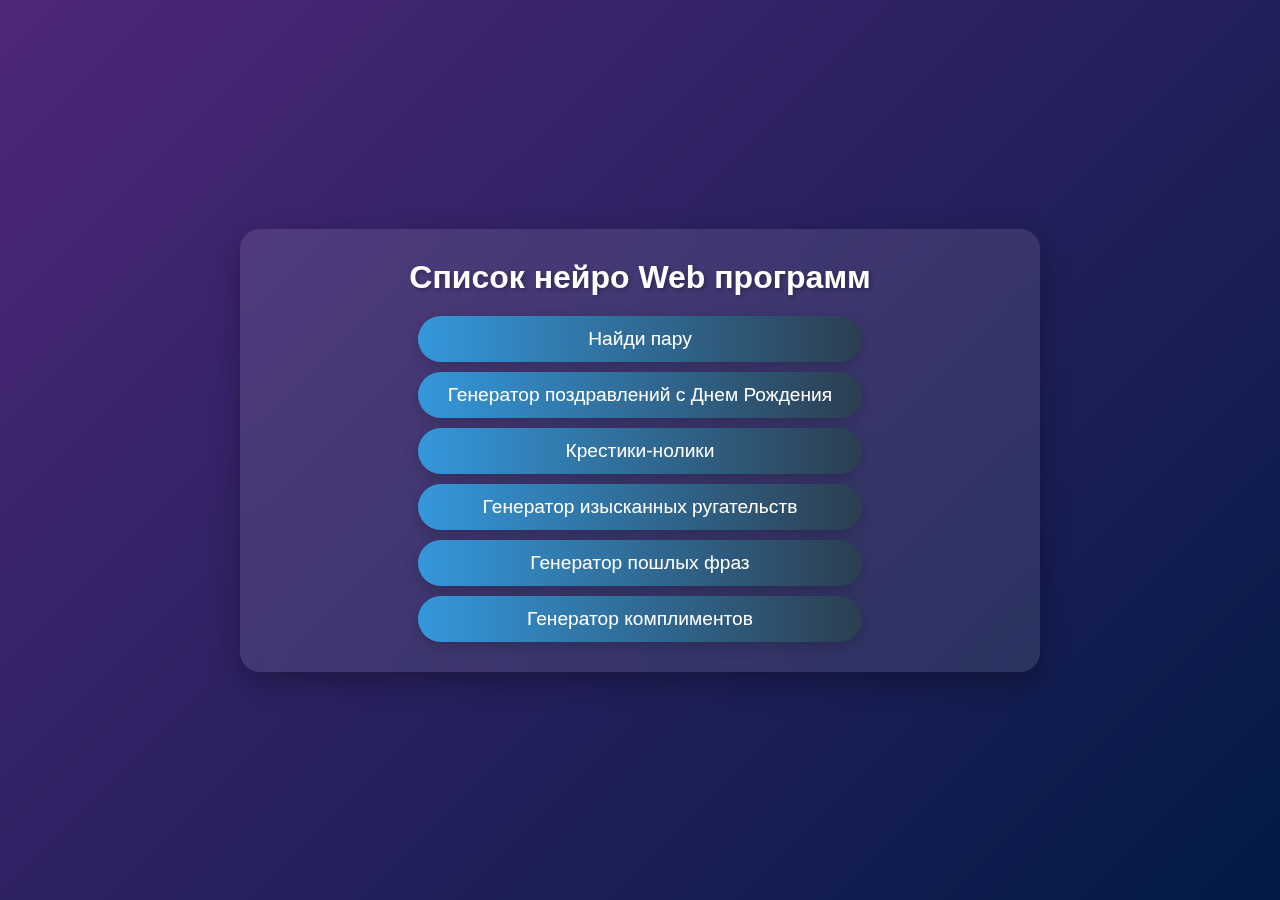
<file: index.html>
<!DOCTYPE html>
<html lang="ru">
<head>
    <meta charset="UTF-8" />
    <meta name="viewport" content="width=device-width, initial-scale=1.0" />

    <link rel="stylesheet" href="./css/style.css" />

    <!-- <script defer src="./script/script.js"></script> -->

    <title>Нейро сайты</title>
</head>
<body>
    <div class="container">
        <h1>Список нейро Web программ</h1>

        <div class="links">
            <button class="btn-select"><a href="./neiroProjects/memoryCard/index.html">Найди пару</a></button>
            <button class="btn-select"><a href="./neiroProjects/happyBirthday/index.html">Генератор поздравлений с Днем Рождения</a></button>
            <button class="btn-select"><a href="./neiroProjects/ticTacToe/index.html">Крестики-нолики</a></button>
            <button class="btn-select"><a href="./neiroProjects/generatorSwearWords/index.html">Генератор изысканных ругательств</a></button>
            <button class="btn-select"><a href="./neiroProjects/generatorDirtyPhrases/index.html">Генератор пошлых фраз</a></button>
            <button class="btn-select"><a href="./neiroProjects/complimentGenerator/index.html">Генератор комплиментов</a></button>
        </div>
    </div>

    
</body>
</html>
</file>
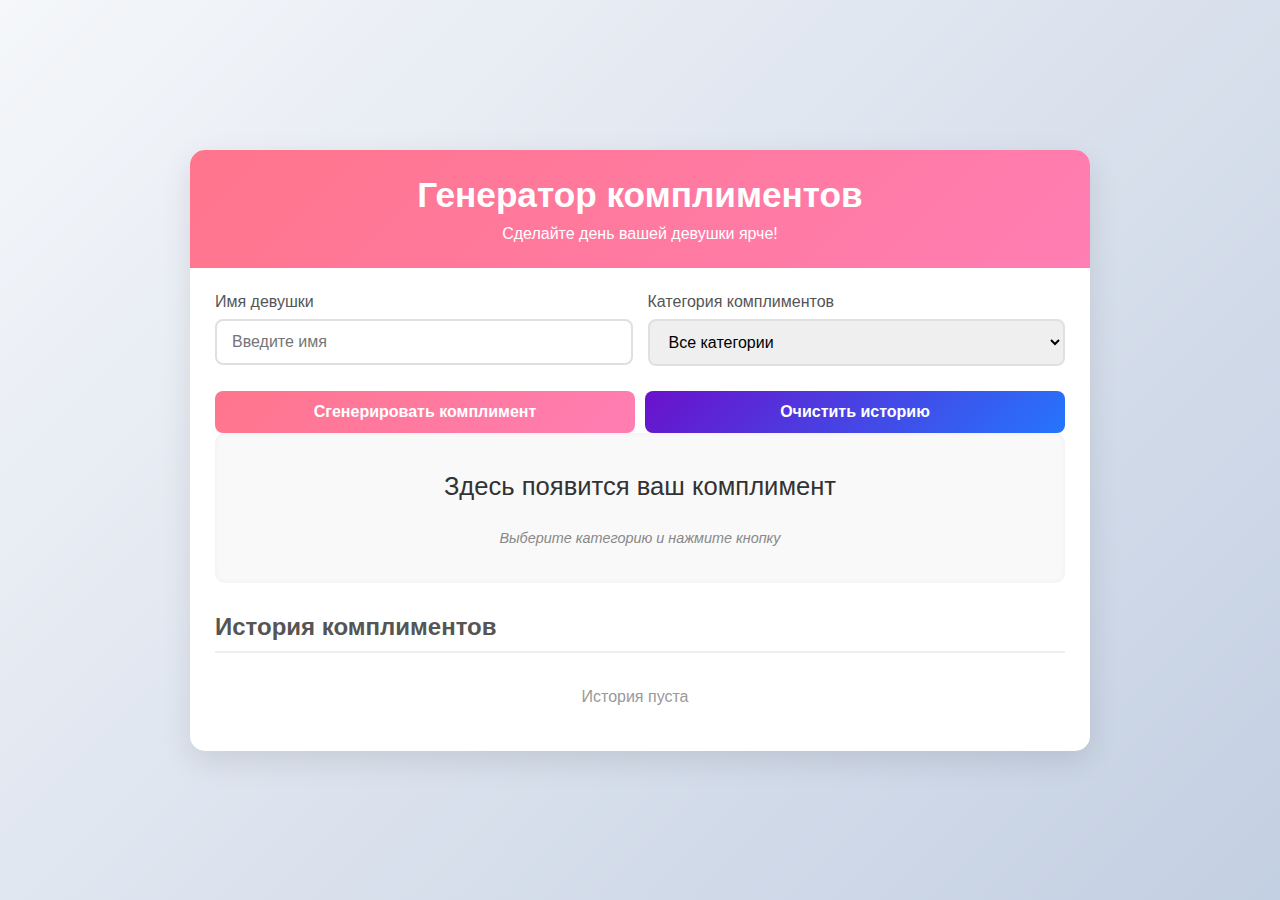
<file: neiroProjects/complimentGenerator/index.html>
<!DOCTYPE html>
<html lang="ru">
<head>
    <meta charset="UTF-8">
    <meta name="viewport" content="width=device-width, initial-scale=1.0">
    <title>Генератор комплиментов</title>

    <link rel="stylesheet" href="./style.css" />

    <script defer src="./script.js"></script>
</head>
<body>
    <div class="container">
        <header>
            <h1>Генератор комплиментов</h1>
            <p>Сделайте день вашей девушки ярче!</p>
        </header>
        
        <div class="app-container">
            <div class="input-section">
                <div class="input-group">
                    <label for="nameInput">Имя девушки</label>
                    <input type="text" id="nameInput" placeholder="Введите имя">
                </div>
                
                <div class="input-group">
                    <label for="categorySelect">Категория комплиментов</label>
                    <select id="categorySelect">
                        <option value="all">Все категории</option>
                        <option value="romantic">Романтические</option>
                        <option value="poetic">Поэтические</option>
                        <option value="passionate">Страстные</option>
                        <option value="friendly">Дружеские</option>
                        <option value="playful">Игривые/Пошлые</option>
                    </select>
                </div>
            </div>
            
            <div class="buttons">
                <button id="generateBtn">Сгенерировать комплимент</button>
                <button id="clearHistory">Очистить историю</button>
            </div>
            
            <div class="compliment-section">
                <p class="compliment-text">Здесь появится ваш комплимент</p>
                <p class="compliment-category">Выберите категорию и нажмите кнопку</p>
            </div>
            
            <div class="history-section">
                <h2>
                    <span>История комплиментов</span>
                    <span id="historyCount"></span>
                </h2>
                <div class="history-list" id="historyList">
                    <div class="empty-history">История пуста</div>
                </div>
            </div>
        </div>
    </div>


</body>
</html>
</file>
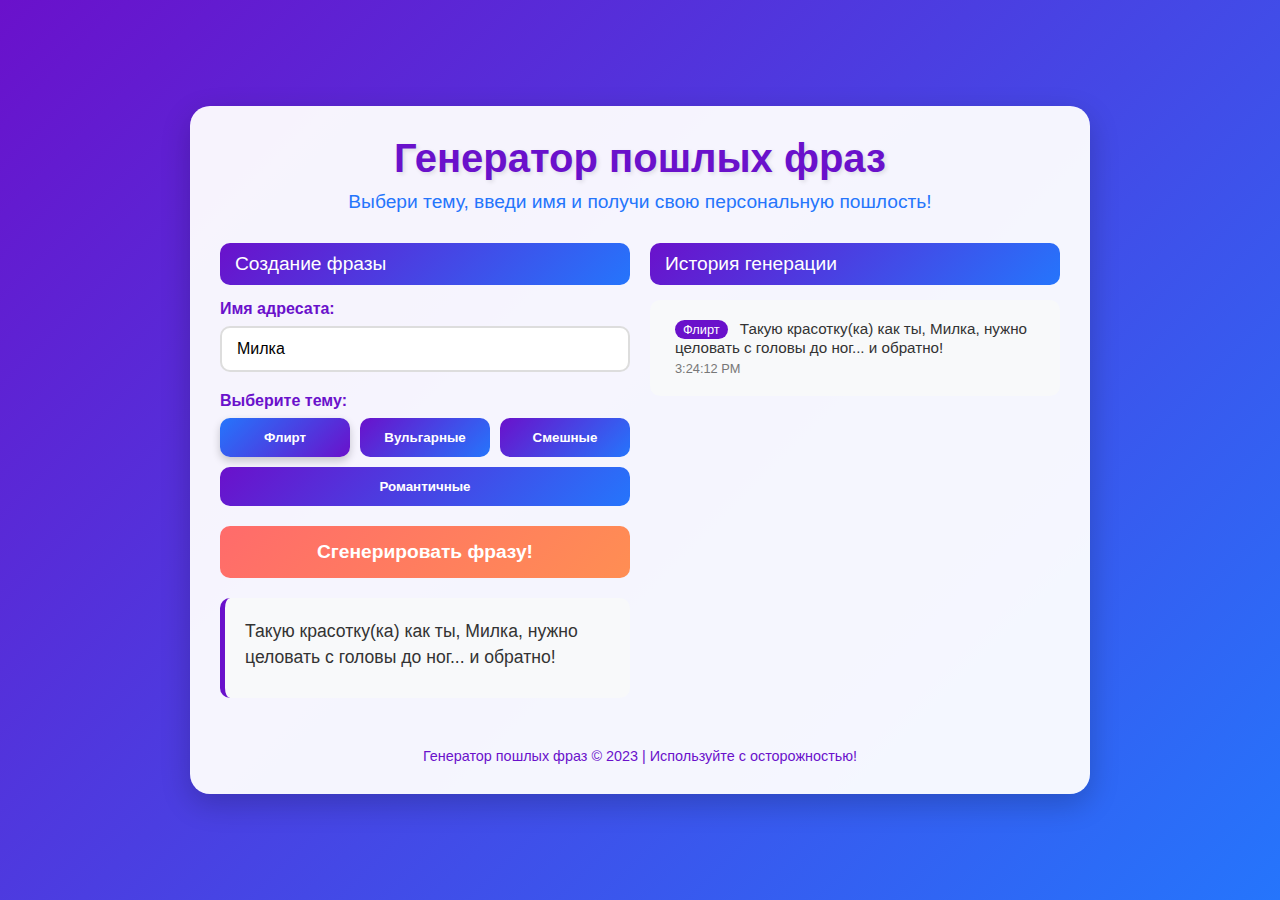
<file: neiroProjects/generatorDirtyPhrases/index.html>
<!DOCTYPE html>
<html lang="ru">
<head>
    <meta charset="UTF-8">
    <meta name="viewport" content="width=device-width, initial-scale=1.0">
    <title>Генератор пошлых фраз</title>

    <link rel="stylesheet" href="./style.css" />

    <script defer src="./script.js"></script>
</head>
<body>
    <div class="container">
        <header>
            <h1>Генератор пошлых фраз</h1>
            <p class="subtitle">Выбери тему, введи имя и получи свою персональную пошлость!</p>
        </header>
        
        <div class="main-content">
            <div class="input-section">
                <div class="section-title">Создание фразы</div>
                
                <div class="input-group">
                    <label for="nameInput">Имя адресата:</label>
                    <input type="text" id="nameInput" placeholder="Введите имя" value="Милка">
                </div>
                
                <div class="input-group">
                    <label>Выберите тему:</label>
                    <div class="theme-selector">
                        <button class="theme-btn active" data-theme="flirt">Флирт</button>
                        <button class="theme-btn" data-theme="vulgar">Вульгарные</button>
                        <button class="theme-btn" data-theme="funny">Смешные</button>
                        <button class="theme-btn" data-theme="romantic">Романтичные</button>
                    </div>
                </div>
                
                <button id="generateBtn" class="generate-btn">Сгенерировать фразу!</button>
                
                <div class="result" id="result">
                    Здесь появится сгенерированная фраза
                </div>
            </div>
            
            <div class="history-section">
                <div class="section-title">История генерации</div>
                <div class="history-list" id="historyList">
                    <div class="history-item">История будет отображаться здесь</div>
                </div>
            </div>
        </div>
        
        <footer>
            <p>Генератор пошлых фраз © 2023 | Используйте с осторожностью!</p>
        </footer>
    </div>

</body>
</html>
</file>
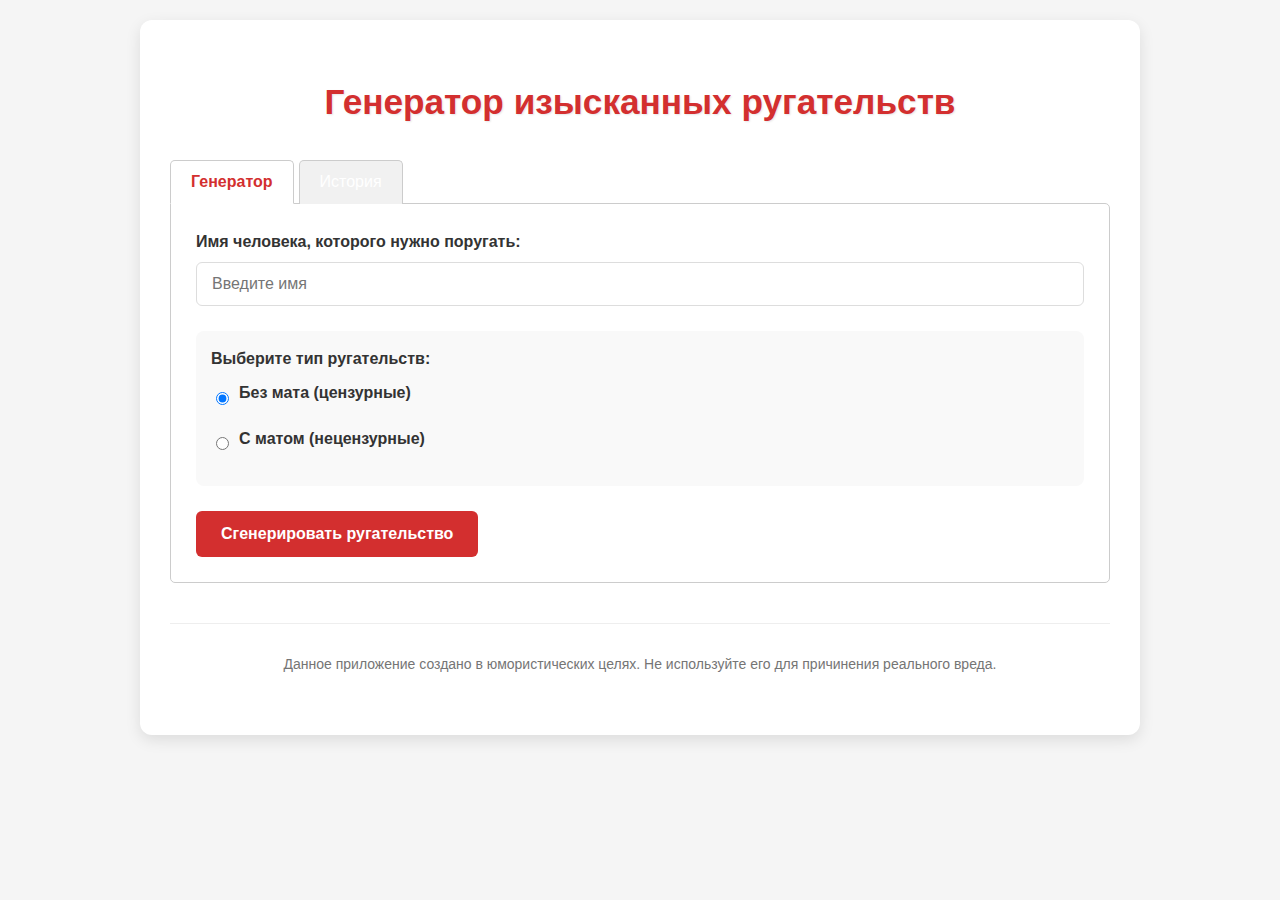
<file: neiroProjects/generatorSwearWords/index.html>
<!DOCTYPE html>
<html lang="ru">
<head>
    <meta charset="UTF-8">
    <meta name="viewport" content="width=device-width, initial-scale=1.0">
    <title>Генератор изысканных ругательств</title>

    <link rel="stylesheet" href="./style.css" />

    <script defer src="./script.js"></script>

</head>
<body>
    <div class="container">
        <h1>Генератор изысканных ругательств</h1>
        
        <div class="tab">
            <button class="tablinks active" onclick="openTab(event, 'Generator')">Генератор</button>
            <button class="tablinks" onclick="openTab(event, 'History')">История</button>
        </div>
        
        <div id="Generator" class="tabcontent" style="display: block;">
            <div class="input-group">
                <label for="name">Имя человека, которого нужно поругать:</label>
                <input type="text" id="name" placeholder="Введите имя" autocomplete="off">
            </div>
            
            <div class="radio-group">
                <label>Выберите тип ругательств:</label>
                <div class="radio-option">
                    <input type="radio" id="clean" name="insultType" value="clean" checked>
                    <label for="clean">Без мата (цензурные)</label>
                </div>
                <div class="radio-option">
                    <input type="radio" id="profanity" name="insultType" value="profanity">
                    <label for="profanity">С матом (нецензурные)</label>
                </div>
            </div>
            
            <button id="generateBtn">
                <span>Сгенерировать ругательство</span>
            </button>
            
            <div class="result" id="result" style="display: none;">
                <div class="insult-text" id="insultText"></div>
                <button class="copy-btn" id="copyBtn">Копировать в буфер обмена</button>
            </div>
        </div>
        
        <div id="History" class="tabcontent">
            <h2>История генераций</h2>
            <button id="clearHistoryBtn" class="secondary">Очистить историю</button>
            <div id="historyList"></div>
        </div>
        
        <div class="footer">
            <p>Данное приложение создано в юмористических целях. Не используйте его для причинения реального вреда.</p>
        </div>
    </div>

</body>
</html>
</file>
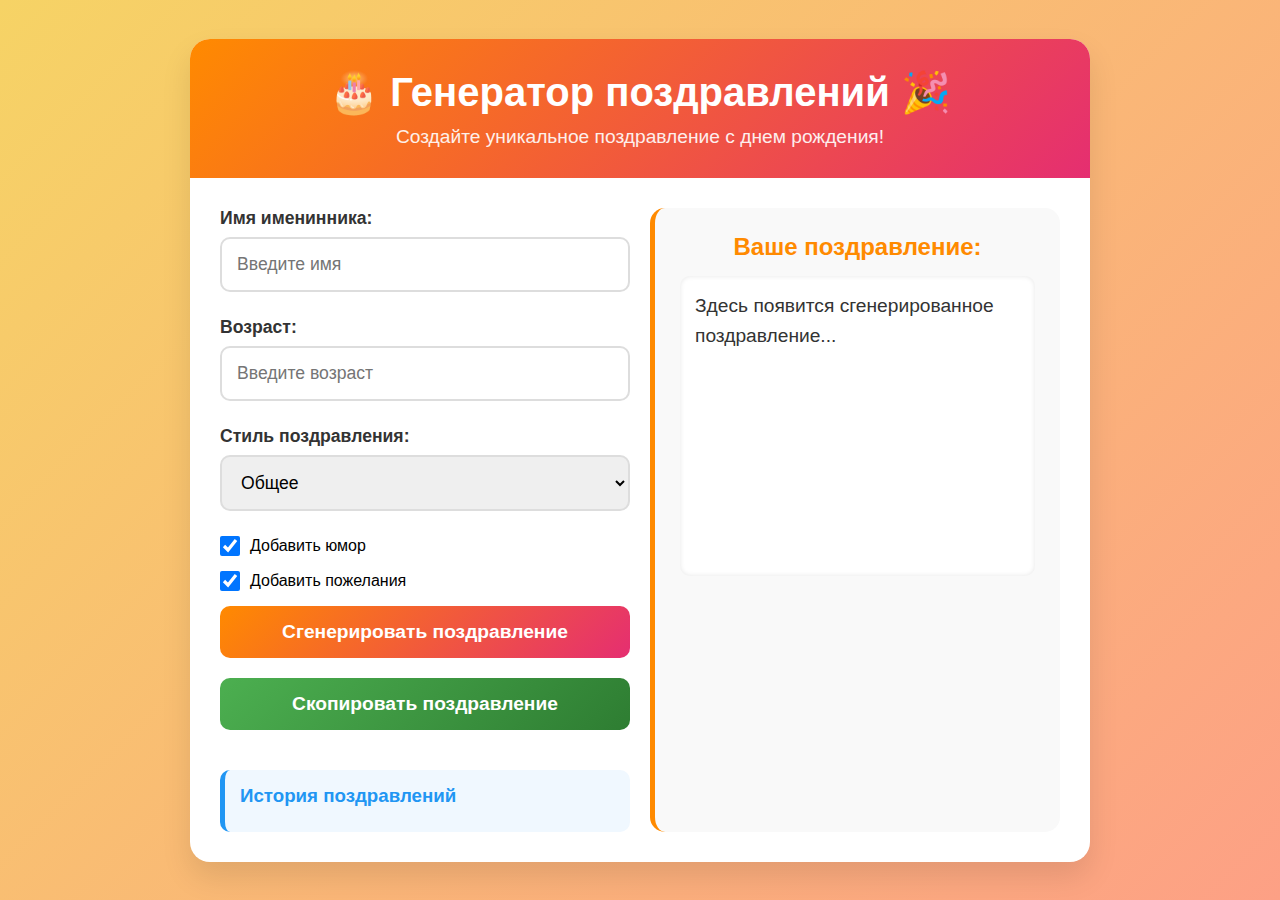
<file: neiroProjects/happyBirthday/index.html>
<!DOCTYPE html>
<html lang="ru">
<head>
    <meta charset="UTF-8">
    <meta name="viewport" content="width=device-width, initial-scale=1.0">
    <title>Генератор поздравлений с Днем Рождения</title>

    <link rel="stylesheet" href="./style.css" />

    <script defer src="./script.js"></script>

</head>
<body>
    <div class="container">
        <div class="header">
            <h1>🎂 Генератор поздравлений 🎉</h1>
            <p>Создайте уникальное поздравление с днем рождения!</p>
        </div>
        
        <div class="content">
            <div class="inputs">
                <div class="input-group">
                    <label for="name">Имя именинника:</label>
                    <input type="text" id="name" placeholder="Введите имя">
                </div>
                
                <div class="input-group">
                    <label for="age">Возраст:</label>
                    <input type="number" id="age" placeholder="Введите возраст" min="1" max="120">
                </div>
                
                <div class="input-group">
                    <label for="style">Стиль поздравления:</label>
                    <select id="style">
                        <option value="general">Общее</option>
                        <option value="funny">Юмористическое</option>
                        <option value="heartfelt">Душевное</option>
                        <option value="official">Официальное</option>
                        <option value="poetic">Поэтическое</option>
                        <option value="child">Детское</option>
                    </select>
                </div>
                
                <div class="checkbox-group">
                    <input type="checkbox" id="add-humor" checked>
                    <label for="add-humor">Добавить юмор</label>
                </div>
                
                <div class="checkbox-group">
                    <input type="checkbox" id="add-wishes" checked>
                    <label for="add-wishes">Добавить пожелания</label>
                </div>
                
                <button class="btn" id="generate-btn">Сгенерировать поздравление</button>
                <button class="btn btn-copy" id="copy-btn">Скопировать поздравление</button>
                
                <div class="history">
                    <h3>История поздравлений</h3>
                    <div class="history-list" id="history-list">
                        <!-- История будет добавляться здесь -->
                    </div>
                </div>
            </div>
            
            <div class="preview">
                <div class="result">
                    <h2>Ваше поздравление:</h2>
                    <p class="congratulation-text" id="congratulation-text">
                        Здесь появится сгенерированное поздравление...
                    </p>
                </div>
            </div>
        </div>
    </div>
</file>
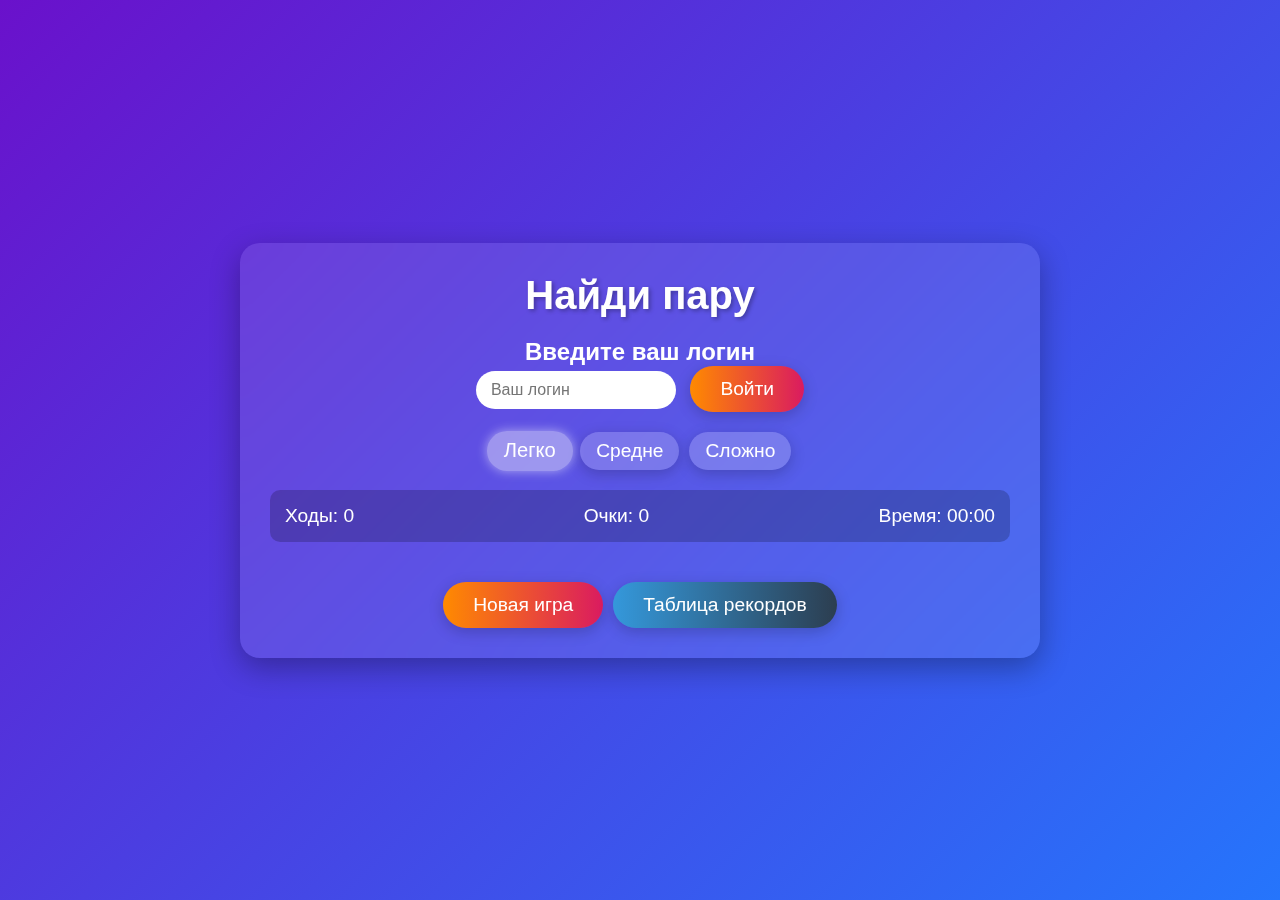
<file: neiroProjects/memoryCard/index.html>
<!DOCTYPE html>
<html lang="ru">
<head>
    <meta charset="UTF-8" />
    <meta name="viewport" content="width=device-width, initial-scale=1.0" />

    <link rel="stylesheet" href="./css/style.css" />

    <script defer src="./script/script.js"></script>

    <title>Карточная игра "Найди пару"</title>
</head>
<body>
    <div class="container">
        <h1>Найди пару</h1>
        
        <div class="auth-container" id="auth-container">
            <h2>Введите ваш логин</h2>
            <input type="text" id="username-input" placeholder="Ваш логин" maxlength="15">
            <button id="login-btn">Войти</button>
        </div>
        
        <div class="user-info" id="user-info" style="display: none;">
            <div>Игрок: <span id="username-display">Гость</span></div>
            
            <div>
            <button id="logout-btn" class="btn-secondary">Выйти</button>
            <button id="btnOnMain" class="btn-secondary"><a href="../../index.html">Главная</a></button>
            </div>

        </div>
        
        <div class="difficulty">
            <button class="difficulty-btn active" data-difficulty="easy">Легко</button>
            <button class="difficulty-btn" data-difficulty="medium">Средне</button>
            <button class="difficulty-btn" data-difficulty="hard">Сложно</button>
        </div>
        
        <div class="stats">
            <div class="moves">Ходы: <span id="moves-count">0</span></div>
            <div class="score">Очки: <span id="score">0</span></div>
            <div class="timer">Время: <span id="time">00:00</span></div>
        </div>
        
        <div class="game-board" id="game-board"></div>
        
        <div class="controls">
            <button id="restart-btn">Новая игра</button>
            <button id="leaderboard-btn" class="btn-secondary">Таблица рекордов</button>
        </div>
        
        <div class="win-message" id="win-message">Поздравляем! Вы выиграли!</div>
    </div>

    <div class="leaderboard-modal" id="leaderboard-modal">
        <div class="leaderboard-content">
            <h2>Таблица рекордов</h2>
            <table class="leaderboard-table">
                <thead>
                    <tr>
                        <th>Место</th>
                        <th>Игрок</th>
                        <th>Сложность</th>
                        <th>Очки</th>
                        <th>Время</th>
                        <th>Ходы</th>
                        <th>Дата</th>
                    </tr>
                </thead>
                <tbody id="leaderboard-body">
                    <!-- Данные будут добавлены через JavaScript -->
                </tbody>
            </table>
            <button class="close-btn" id="close-leaderboard">Закрыть</button>
        </div>
    </div>
    
</body>
</html>
</file>
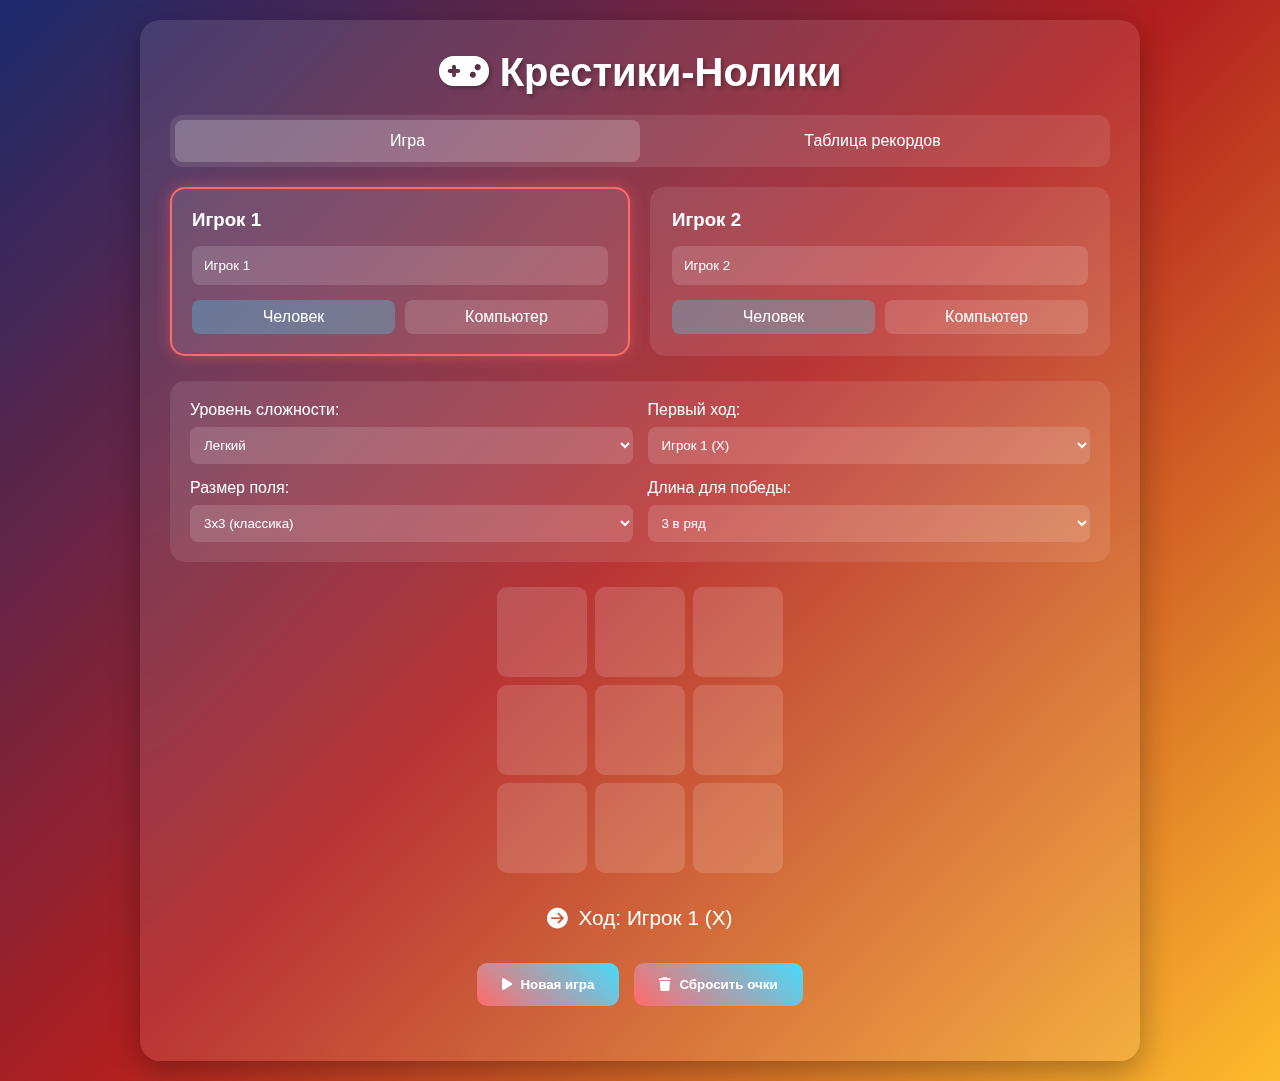
<file: neiroProjects/ticTacToe/index.html>
<!DOCTYPE html>
<html lang="ru">
<head>
    <meta charset="UTF-8">
    <meta name="viewport" content="width=device-width, initial-scale=1.0">
    <title>Крестики-нолики 3x3, 4x4, 5x5</title>
    <link rel="stylesheet" href="https://cdnjs.cloudflare.com/ajax/libs/font-awesome/6.4.0/css/all.min.css">
    <link rel="stylesheet" href="./style.css" />

    <script defer src="./script.js"></script>

</head>
<body>
    <div class="container">
        <h1><i class="fas fa-gamepad"></i> Крестики-Нолики</h1>
        
        <div class="tabs">
            <div class="tab active" onclick="showTab('game')">Игра</div>
            <div class="tab" onclick="showTab('scores')">Таблица рекордов</div>
        </div>
        
        <div id="game-tab" class="tab-content active">
            <div class="game-info">
                <div class="player-card" id="player1-card">
                    <div class="player-header">
                        <h3>Игрок 1</h3>
                    </div>
                    <input type="text" id="player1" placeholder="Имя игрока" value="Игрок 1">
                    <div class="player-type">
                        <div class="type-btn selected" data-type="human">Человек</div>
                        <div class="type-btn" data-type="computer">Компьютер</div>
                    </div>
                </div>
                
                <div class="player-card" id="player2-card">
                    <div class="player-header">
                        <h3>Игрок 2</h3>
                    </div>
                    <input type="text" id="player2" placeholder="Имя игрока" value="Игрок 2">
                    <div class="player-type">
                        <div class="type-btn selected" data-type="human">Человек</div>
                        <div class="type-btn" data-type="computer">Компьютер</div>
                    </div>
                </div>
            </div>
            
            <div class="game-settings">
                <div class="settings-grid">
                    <div class="setting-group">
                        <label for="difficulty">Уровень сложности:</label>
                        <select id="difficulty">
                            <option value="easy">Легкий</option>
                            <option value="medium">Средний</option>
                            <option value="hard">Сложный</option>
                        </select>
                    </div>
                    
                    <div class="setting-group">
                        <label for="starting-player">Первый ход:</label>
                        <select id="starting-player">
                            <option value="X">Игрок 1 (X)</option>
                            <option value="O">Игрок 2 (O)</option>
                            <option value="random">Случайный</option>
                        </select>
                    </div>
                    
                    <div class="setting-group">
                        <label for="board-size">Размер поля:</label>
                        <select id="board-size">
                            <option value="3">3x3 (классика)</option>
                            <option value="4">4x4</option>
                            <option value="5">5x5</option>
                        </select>
                    </div>
                    
                    <div class="setting-group">
                        <label for="win-length">Длина для победы:</label>
                        <select id="win-length">
                            <option value="3">3 в ряд</option>
                            <option value="4">4 в ряд</option>
                            <option value="5">5 в ряд</option>
                        </select>
                    </div>
                </div>
            </div>
            
            <div class="board-container">
                <div class="board board-3x3" id="board">
                    <!-- Cells will be generated dynamically -->
                </div>
            </div>
            
            <div class="status" id="status">
                <i class="fas fa-arrow-circle-right status-icon"></i>
                <span>Ход: Игрок 1 (X)</span>
            </div>
            
            <div class="controls">
                <button class="btn" onclick="startGame()">
                    <i class="fas fa-play"></i> Новая игра
                </button>
                <button class="btn" onclick="resetScores()">
                    <i class="fas fa-trash"></i> Сбросить очки
                </button>
            </div>
        </div>
        
        <div id="scores-tab" class="tab-content">
            <h2>Таблица рекордов</h2>
            <table class="score-table">
                <thead>
                    <tr>
                        <th>Игрок</th>
                        <th>Победы</th>
                        <th>Поражения</th>
                        <th>Ничьи</th>
                    </tr>
                </thead>
                <tbody id="score-body">
                    <!-- Scores will be populated here -->
                </tbody>
            </table>
        </div>
    </div>

</body>
</html>
</file>
<file: css/style.css>
* {
    box-sizing: border-box;
    margin: 0;
    padding: 0;
}

body {
    font-family: 'Arial', sans-serif;
    background: linear-gradient(135deg, #4e2779 0%, #021a44 100%);
    min-height: 100vh;
    display: flex;
    flex-direction: column;
    align-items: center;
    justify-content: center;
    padding: 20px;
    color: #fff;
}

.container {
    background-color: rgba(255, 255, 255, 0.1);
    backdrop-filter: blur(10px);
    border-radius: 20px;
    padding: 30px;
    box-shadow: 0 10px 30px rgba(0, 0, 0, 0.3);
    max-width: 800px;
    width: 100%;
    /* display: flex;
    flex-direction: column;
    align-items: center; */
}

h1 {
    text-align: center;
    margin-bottom: 20px;
    font-size: 2rem;
    text-shadow: 2px 2px 4px rgba(0, 0, 0, 0.3);
}

.links {
    display: flex;
    flex-direction: column;
    justify-self: center;
    max-width: max-content;
    text-align: center;
    margin-top: 20px;
    display: flex;
    justify-content: center;
    gap: 10px;
}

button {
    background: linear-gradient(to right, #ff8a00, #da1b60);
    border: none;
    padding: 12px 30px;
    border-radius: 50px;
    color: white;
    font-size: 1.2rem;
    cursor: pointer;
    transition: transform 0.2s, box-shadow 0.2s;
    box-shadow: 0 4px 15px rgba(0, 0, 0, 0.2);
}

button:hover {
    transform: translateY(-3px);
    box-shadow: 0 6px 20px rgba(0, 0, 0, 0.3);
}

button:active {
    transform: translateY(1px);
}

a {
    text-decoration: none;
    color: white;
    font-size: 1.2rem;
    cursor: pointer;
}

.btn-select {
    background: linear-gradient(to right, #3498db, #2c3e50);
}


.close-btn {
    background: #da1b60;
    display: block;
    margin: 0 auto;
    padding: 10px 20px;
}


@media (max-width: 600px) {
    .links {
        flex-direction: column;
        align-items: center;
    }
    
    button {
        width: 100%;
        max-width: 250px;
    }
}
</file>
<file: neiroProjects/complimentGenerator/style.css>
* {
    box-sizing: border-box;
    margin: 0;
    padding: 0;
    font-family: 'Segoe UI', Tahoma, Geneva, Verdana, sans-serif;
}

body {
    background: linear-gradient(135deg, #f5f7fa 0%, #c3cfe2 100%);
    min-height: 100vh;
    display: flex;
    justify-content: center;
    align-items: center;
    padding: 20px;
}

.container {
    width: 100%;
    max-width: 900px;
    background: white;
    border-radius: 15px;
    box-shadow: 0 10px 30px rgba(0, 0, 0, 0.1);
    overflow: hidden;
}

header {
    background: linear-gradient(135deg, #ff758c 0%, #ff7eb3 100%);
    color: white;
    text-align: center;
    padding: 25px 20px;
}

h1 {
    font-size: 2.2rem;
    margin-bottom: 10px;
}

.app-container {
    padding: 25px;
}

.input-section {
    display: flex;
    flex-wrap: wrap;
    gap: 15px;
    margin-bottom: 25px;
}

.input-group {
    flex: 1;
    min-width: 200px;
}

label {
    display: block;
    margin-bottom: 8px;
    color: #555;
    font-weight: 500;
}

input, select {
    width: 100%;
    padding: 12px 15px;
    border: 2px solid #e0e0e0;
    border-radius: 8px;
    font-size: 16px;
    transition: border-color 0.3s;
}

input:focus, select:focus {
    border-color: #ff7eb3;
    outline: none;
}

.buttons {
    display: flex;
    gap: 10px;
    margin-top: 20px;
}

button {
    background: linear-gradient(135deg, #ff758c 0%, #ff7eb3 100%);
    color: white;
    border: none;
    border-radius: 8px;
    padding: 12px 20px;
    cursor: pointer;
    font-size: 16px;
    font-weight: 600;
    transition: transform 0.2s, box-shadow 0.2s;
    flex: 1;
}

button:hover {
    transform: translateY(-2px);
    box-shadow: 0 4px 8px rgba(0, 0, 0, 0.1);
}

button:active {
    transform: translateY(0);
}

#clearHistory {
    background: linear-gradient(135deg, #6a11cb 0%, #2575fc 100%);
}

.compliment-section {
    background: #f9f9f9;
    border-radius: 10px;
    padding: 25px;
    margin-bottom: 25px;
    text-align: center;
    min-height: 150px;
    display: flex;
    flex-direction: column;
    justify-content: center;
    align-items: center;
    box-shadow: inset 0 0 5px rgba(0, 0, 0, 0.05);
}

.compliment-text {
    font-size: 1.6rem;
    color: #333;
    margin-bottom: 15px;
    line-height: 1.4;
}

.compliment-name {
    font-weight: bold;
    color: #ff758c;
}

.compliment-category {
    font-style: italic;
    color: #888;
    margin-top: 10px;
    font-size: 0.9rem;
}

.history-section {
    margin-top: 30px;
}

h2 {
    color: #555;
    margin-bottom: 15px;
    padding-bottom: 10px;
    border-bottom: 2px solid #eee;
    display: flex;
    justify-content: space-between;
    align-items: center;
}

.history-list {
    max-height: 300px;
    overflow-y: auto;
    padding-right: 10px;
}

.history-item {
    background: #f5f5f5;
    border-radius: 8px;
    padding: 12px 15px;
    margin-bottom: 10px;
    border-left: 4px solid #ff7eb3;
    display: flex;
    justify-content: space-between;
}

.history-content {
    flex: 1;
}

.history-name {
    font-weight: bold;
    color: #ff758c;
}

.history-category {
    font-size: 0.8rem;
    color: #999;
    margin-left: 8px;
    background: #eee;
    padding: 2px 6px;
    border-radius: 10px;
}

.history-time {
    color: #999;
    font-size: 0.9rem;
    margin-left: 10px;
    white-space: nowrap;
}

.empty-history {
    text-align: center;
    color: #999;
    padding: 20px;
}

@media (max-width: 600px) {
    .input-section {
        flex-direction: column;
    }
    
    h1 {
        font-size: 1.8rem;
    }
    
    .compliment-text {
        font-size: 1.3rem;
    }
    
    .history-item {
        flex-direction: column;
    }
    
    .history-time {
        margin-left: 0;
        margin-top: 5px;
    }
    
    .buttons {
        flex-direction: column;
    }
}
</file>
<file: neiroProjects/generatorDirtyPhrases/style.css>
* {
    box-sizing: border-box;
    margin: 0;
    padding: 0;
    font-family: 'Segoe UI', Tahoma, Geneva, Verdana, sans-serif;
}
body {
    background: linear-gradient(135deg, #6a11cb 0%, #2575fc 100%);
    color: #333;
    min-height: 100vh;
    padding: 20px;
    display: flex;
    justify-content: center;
    align-items: center;
}
.container {
    width: 100%;
    max-width: 900px;
    background: rgba(255, 255, 255, 0.95);
    border-radius: 20px;
    box-shadow: 0 10px 30px rgba(0, 0, 0, 0.2);
    padding: 30px;
    margin: 20px;
}
header {
    text-align: center;
    margin-bottom: 30px;
}
h1 {
    color: #6a11cb;
    font-size: 2.5rem;
    margin-bottom: 10px;
    text-shadow: 2px 2px 4px rgba(0, 0, 0, 0.1);
}
.subtitle {
    color: #2575fc;
    font-size: 1.2rem;
    margin-bottom: 20px;
}
.main-content {
    display: flex;
    flex-wrap: wrap;
    gap: 20px;
    margin-bottom: 30px;
}
.input-section {
    flex: 1;
    min-width: 300px;
}
.history-section {
    flex: 1;
    min-width: 300px;
}
.section-title {
    background: linear-gradient(135deg, #6a11cb 0%, #2575fc 100%);
    color: white;
    padding: 10px 15px;
    border-radius: 10px;
    margin-bottom: 15px;
    font-size: 1.2rem;
}
.input-group {
    margin-bottom: 20px;
}
label {
    display: block;
    margin-bottom: 8px;
    font-weight: 600;
    color: #6a11cb;
}
input, select {
    width: 100%;
    padding: 12px 15px;
    border: 2px solid #ddd;
    border-radius: 10px;
    font-size: 1rem;
    transition: border-color 0.3s;
}
input:focus, select:focus {
    border-color: #6a11cb;
    outline: none;
}
.theme-selector {
    display: flex;
    flex-wrap: wrap;
    gap: 10px;
    margin-bottom: 20px;
}
.theme-btn {
    flex: 1;
    min-width: 120px;
    padding: 12px;
    background: linear-gradient(135deg, #6a11cb 0%, #2575fc 100%);
    color: white;
    border: none;
    border-radius: 10px;
    cursor: pointer;
    font-weight: 600;
    transition: transform 0.3s, box-shadow 0.3s;
}
.theme-btn:hover {
    transform: translateY(-2px);
    box-shadow: 0 4px 8px rgba(0, 0, 0, 0.1);
}
.theme-btn.active {
    background: linear-gradient(135deg, #2575fc 0%, #6a11cb 100%);
    box-shadow: 0 4px 8px rgba(0, 0, 0, 0.2);
}
.generate-btn {
    width: 100%;
    padding: 15px;
    background: linear-gradient(135deg, #ff6b6b 0%, #ff8e53 100%);
    color: white;
    border: none;
    border-radius: 10px;
    font-size: 1.2rem;
    font-weight: bold;
    cursor: pointer;
    transition: transform 0.3s, box-shadow 0.3s;
    margin-bottom: 20px;
}
.generate-btn:hover {
    transform: translateY(-3px);
    box-shadow: 0 5px 15px rgba(255, 107, 107, 0.4);
}
.result {
    padding: 20px;
    background: #f8f9fa;
    border-radius: 10px;
    min-height: 100px;
    margin-bottom: 20px;
    border-left: 5px solid #6a11cb;
    font-size: 1.1rem;
    line-height: 1.5;
}
.history-list {
    max-height: 300px;
    overflow-y: auto;
    padding: 10px;
    background: #f8f9fa;
    border-radius: 10px;
}
.history-item {
    padding: 10px 15px;
    border-bottom: 1px solid #eee;
    font-size: 0.95rem;
}
.history-item:last-child {
    border-bottom: none;
}
.history-theme {
    display: inline-block;
    background: #6a11cb;
    color: white;
    padding: 2px 8px;
    border-radius: 20px;
    font-size: 0.8rem;
    margin-right: 8px;
}
footer {
    text-align: center;
    margin-top: 20px;
    color: #6a11cb;
    font-size: 0.9rem;
}
@media (max-width: 768px) {
    .main-content {
        flex-direction: column;
    }
}
</file>
<file: neiroProjects/generatorSwearWords/style.css>
:root {
    --primary-color: #d32f2f;
    --secondary-color: #ffc107;
    --light-bg: #f5f5f5;
    --dark-text: #333;
    --light-text: #757575;
}

body {
    font-family: 'Segoe UI', Tahoma, Geneva, Verdana, sans-serif;
    max-width: 1000px;
    margin: 0 auto;
    padding: 20px;
    background-color: var(--light-bg);
    color: var(--dark-text);
    line-height: 1.6;
}

.container {
    background-color: white;
    border-radius: 12px;
    padding: 30px;
    box-shadow: 0 5px 15px rgba(0, 0, 0, 0.1);
}

h1 {
    color: var(--primary-color);
    text-align: center;
    margin-bottom: 30px;
    font-size: 2.2em;
    text-shadow: 1px 1px 2px rgba(0,0,0,0.1);
}

h2 {
    color: var(--primary-color);
    border-bottom: 2px solid var(--secondary-color);
    padding-bottom: 10px;
}

.input-group {
    margin-bottom: 25px;
}

label {
    display: block;
    margin-bottom: 8px;
    font-weight: bold;
    color: var(--dark-text);
}

input[type="text"] {
    width: 100%;
    padding: 12px 15px;
    border: 1px solid #ddd;
    border-radius: 6px;
    font-size: 16px;
    box-sizing: border-box;
    transition: border-color 0.3s;
}

input[type="text"]:focus {
    border-color: var(--primary-color);
    outline: none;
    box-shadow: 0 0 0 2px rgba(211, 47, 47, 0.2);
}

.radio-group {
    margin-bottom: 25px;
    padding: 15px;
    background-color: #f9f9f9;
    border-radius: 8px;
}

.radio-option {
    margin-bottom: 12px;
    display: flex;
    align-items: center;
}

.radio-option input[type="radio"] {
    margin-right: 10px;
}

button {
    background-color: var(--primary-color);
    color: white;
    border: none;
    padding: 14px 25px;
    border-radius: 6px;
    cursor: pointer;
    font-size: 16px;
    font-weight: bold;
    transition: all 0.3s;
    display: inline-flex;
    align-items: center;
    justify-content: center;
}

button:hover {
    background-color: #b71c1c;
    transform: translateY(-2px);
    box-shadow: 0 4px 8px rgba(0, 0, 0, 0.2);
}

button i {
    margin-right: 8px;
}

button.secondary {
    background-color: #757575;
}

button.secondary:hover {
    background-color: #616161;
}

.result {
    margin-top: 35px;
    padding: 25px;
    background: linear-gradient(to right, #fff8e1, #ffecb3);
    border-left: 5px solid var(--secondary-color);
    border-radius: 8px;
    box-shadow: 0 3px 10px rgba(0, 0, 0, 0.08);
}

.insult-text {
    font-size: 20px;
    line-height: 1.6;
    text-align: center;
    font-style: italic;
}

.history {
    margin-top: 40px;
    border-top: 2px dashed #ddd;
    padding-top: 25px;
}

.history-item {
    padding: 18px;
    border-radius: 8px;
    margin-bottom: 15px;
    background-color: #f9f9f9;
    border-left: 4px solid var(--primary-color);
    transition: transform 0.2s;
}

.history-item:hover {
    transform: translateX(5px);
    background-color: #fff;
    box-shadow: 0 2px 8px rgba(0,0,0,0.1);
}

.history-name {
    font-weight: bold;
    color: var(--primary-color);
    font-size: 1.1em;
}

.history-date {
    font-size: 13px;
    color: var(--light-text);
    margin-top: 5px;
}

.history-text {
    margin-top: 10px;
    padding: 12px;
    background-color: white;
    border-radius: 6px;
    border: 1px solid #eee;
}

.footer {
    margin-top: 40px;
    text-align: center;
    font-size: 14px;
    color: var(--light-text);
    padding: 15px;
    border-top: 1px solid #eee;
}

.tab {
    display: flex;
    margin-bottom: -1px;
}

.tab button {
    background-color: #f1f1f1;
    border: 1px solid #ccc;
    border-bottom: none;
    padding: 12px 20px;
    cursor: pointer;
    transition: 0.3s;
    border-radius: 5px 5px 0 0;
    margin-right: 5px;
    font-weight: normal;
}

.tab button:hover {
    background-color: #ddd;
}

.tab button.active {
    background-color: white;
    border-bottom: 1px solid white;
    font-weight: bold;
    color: var(--primary-color);
}

.tabcontent {
    display: none;
    padding: 25px;
    border: 1px solid #ccc;
    border-radius: 0 5px 5px 5px;
    animation: fadeEffect 0.5s;
    background-color: white;
}

@keyframes fadeEffect {
    from {opacity: 0;}
    to {opacity: 1;}
}

.badge {
    display: inline-block;
    padding: 3px 8px;
    border-radius: 12px;
    font-size: 12px;
    font-weight: bold;
    margin-left: 8px;
}

.badge-clean {
    background-color: #4caf50;
    color: white;
}

.badge-profanity {
    background-color: #f44336;
    color: white;
}

.copy-btn {
    background-color: #2196f3;
    padding: 8px 15px;
    font-size: 14px;
    margin-top: 15px;
}

.copy-btn:hover {
    background-color: #0b7dda;
}

@media (max-width: 768px) {
    body {
        padding: 10px;
    }
    
    .container {
        padding: 20px;
    }
    
    h1 {
        font-size: 1.8em;
    }
    
    .insult-text {
        font-size: 18px;
    }
}
</file>
<file: neiroProjects/happyBirthday/style.css>
* {
    box-sizing: border-box;
    margin: 0;
    padding: 0;
    font-family: 'Segoe UI', Tahoma, Geneva, Verdana, sans-serif;
}

body {
    background: linear-gradient(135deg, #f6d365 0%, #fda085 100%);
    min-height: 100vh;
    display: flex;
    justify-content: center;
    align-items: center;
    padding: 20px;
}

.container {
    max-width: 900px;
    width: 100%;
    background-color: white;
    border-radius: 20px;
    box-shadow: 0 15px 30px rgba(0, 0, 0, 0.1);
    overflow: hidden;
}

.header {
    background: linear-gradient(135deg, #ff8a00, #e52e71);
    color: white;
    text-align: center;
    padding: 30px 20px;
    position: relative;
}

.header h1 {
    font-size: 2.5rem;
    margin-bottom: 10px;
}

.header p {
    font-size: 1.2rem;
    opacity: 0.9;
}

.content {
    padding: 30px;
    display: flex;
    flex-wrap: wrap;
    gap: 20px;
}

.inputs {
    flex: 1;
    min-width: 300px;
}

.preview {
    flex: 1;
    min-width: 300px;
    display: flex;
    flex-direction: column;
}

.input-group {
    margin-bottom: 25px;
}

.input-group label {
    display: block;
    margin-bottom: 8px;
    font-weight: 600;
    color: #333;
    font-size: 1.1rem;
}

.input-group input, .input-group select {
    width: 100%;
    padding: 15px;
    border: 2px solid #ddd;
    border-radius: 10px;
    font-size: 1.1rem;
    transition: border-color 0.3s;
}

.input-group input:focus, .input-group select:focus {
    border-color: #ff8a00;
    outline: none;
}

.checkbox-group {
    display: flex;
    align-items: center;
    gap: 10px;
    margin-bottom: 15px;
}

.checkbox-group input {
    width: 20px;
    height: 20px;
}

.btn {
    background: linear-gradient(135deg, #ff8a00, #e52e71);
    color: white;
    border: none;
    padding: 15px 30px;
    border-radius: 10px;
    font-size: 1.2rem;
    font-weight: 600;
    cursor: pointer;
    width: 100%;
    transition: transform 0.3s, box-shadow 0.3s;
    margin-bottom: 20px;
}

.btn:hover {
    transform: translateY(-3px);
    box-shadow: 0 5px 15px rgba(255, 138, 0, 0.4);
}

.btn:active {
    transform: translateY(0);
}

.btn-copy {
    background: linear-gradient(135deg, #4CAF50, #2E7D32);
}

.result {
    padding: 25px;
    background-color: #f9f9f9;
    border-radius: 15px;
    border-left: 5px solid #ff8a00;
    flex-grow: 1;
    display: flex;
    flex-direction: column;
}

.result h2 {
    color: #ff8a00;
    margin-bottom: 15px;
    text-align: center;
}

.congratulation-text {
    font-size: 1.2rem;
    line-height: 1.6;
    color: #333;
    flex-grow: 1;
    padding: 15px;
    border-radius: 10px;
    background: white;
    box-shadow: inset 0 0 5px rgba(0,0,0,0.1);
    overflow-y: auto;
    max-height: 300px;
}

.confetti {
    position: fixed;
    width: 10px;
    height: 10px;
    background-color: #f0f;
    opacity: 0.7;
    border-radius: 0;
    z-index: 1000;
    pointer-events: none;
}

.history {
    margin-top: 20px;
    padding: 15px;
    background-color: #f0f8ff;
    border-radius: 10px;
    border-left: 5px solid #2196F3;
}

.history h3 {
    color: #2196F3;
    margin-bottom: 10px;
}

.history-list {
    max-height: 150px;
    overflow-y: auto;
}

.history-item {
    padding: 8px;
    border-bottom: 1px solid #ddd;
    cursor: pointer;
}

.history-item:hover {
    background-color: #e1f5fe;
}

@keyframes fadeIn {
    from { opacity: 0; }
    to { opacity: 1; }
}

@media (max-width: 768px) {
    .content {
        flex-direction: column;
    }
    
    .header h1 {
        font-size: 2rem;
    }
    
    .btn {
        padding: 12px 20px;
    }
}
</file>
<file: neiroProjects/memoryCard/css/style.css>
* {
    box-sizing: border-box;
    margin: 0;
    padding: 0;
}

body {
    font-family: 'Arial', sans-serif;
    background: linear-gradient(135deg, #6a11cb 0%, #2575fc 100%);
    min-height: 100vh;
    display: flex;
    flex-direction: column;
    align-items: center;
    justify-content: center;
    padding: 20px;
    color: #fff;
}

.container {
    background-color: rgba(255, 255, 255, 0.1);
    backdrop-filter: blur(10px);
    border-radius: 20px;
    padding: 30px;
    box-shadow: 0 10px 30px rgba(0, 0, 0, 0.3);
    max-width: 800px;
    width: 100%;
}

h1 {
    text-align: center;
    margin-bottom: 20px;
    font-size: 2.5rem;
    text-shadow: 2px 2px 4px rgba(0, 0, 0, 0.3);
}

a {
    text-decoration: none;
    color: white;
    font-size: 1.2rem;
    cursor: pointer;
}

.auth-container {
    text-align: center;
    margin-bottom: 20px;
}

.auth-container input {
    padding: 10px 15px;
    border: none;
    border-radius: 20px;
    margin-right: 10px;
    font-size: 1rem;
    width: 200px;
}

.user-info {
    display: flex;
    justify-content:space-between;
    align-items: center;
    margin-bottom: 20px;
    background-color: rgba(0, 0, 0, 0.2);
    padding: 15px;
    border-radius: 10px;
}

.difficulty {
    display: flex;
    justify-content: center;
    gap: 10px;
    margin-bottom: 20px;
}

.difficulty-btn {
    padding: 8px 16px;
    border: none;
    border-radius: 20px;
    background: rgba(255, 255, 255, 0.2);
    color: white;
    cursor: pointer;
    transition: all 0.3s;
}

.difficulty-btn.active {
    background: rgba(255, 255, 255, 0.4);
    transform: scale(1.05);
    box-shadow: 0 0 10px rgba(255, 255, 255, 0.5);
}

.stats {
    display: flex;
    justify-content: space-between;
    margin-bottom: 20px;
    background-color: rgba(0, 0, 0, 0.2);
    padding: 15px;
    border-radius: 10px;
    font-size: 1.2rem;
}

.game-board {
    display: grid;
    grid-template-columns: repeat(4, 1fr);
    gap: 10px;
    margin-bottom: 20px;
}

.card {
    height: 120px;
    background-color: #1f3a60;
    border-radius: 10px;
    display: flex;
    align-items: center;
    justify-content: center;
    cursor: pointer;
    font-size: 2.5rem;
    transform-style: preserve-3d;
    transition: transform 0.5s;
    box-shadow: 0 4px 8px rgba(0, 0, 0, 0.2);
    position: relative;
}

.card.flipped {
    transform: rotateY(180deg);
}

.card.matched {
    transform: rotateY(180deg) scale(0.9);
    box-shadow: 0 0 15px #4caf50;
}

.card-front, .card-back {
    position: absolute;
    width: 100%;
    height: 100%;
    backface-visibility: hidden;
    border-radius: 10px;
    display: flex;
    align-items: center;
    justify-content: center;
}

.card-front {
    background-color: #1f3a60;
    transform: rotateY(180deg);
}

.card-back {
    background: linear-gradient(135deg, #3498db, #2c3e50);
}

.card-back::after {
    content: "?";
    font-size: 2.5rem;
    color: white;
}

.controls {
    text-align: center;
    margin-top: 20px;
    display: flex;
    justify-content: center;
    gap: 10px;
}

button {
    background: linear-gradient(to right, #ff8a00, #da1b60);
    border: none;
    padding: 12px 30px;
    border-radius: 50px;
    color: white;
    font-size: 1.2rem;
    cursor: pointer;
    transition: transform 0.2s, box-shadow 0.2s;
    box-shadow: 0 4px 15px rgba(0, 0, 0, 0.2);
}

button:hover {
    transform: translateY(-3px);
    box-shadow: 0 6px 20px rgba(0, 0, 0, 0.3);
}

button:active {
    transform: translateY(1px);
}

.btn-secondary {
    background: linear-gradient(to right, #3498db, #2c3e50);
}

.win-message {
    text-align: center;
    font-size: 2rem;
    margin-top: 20px;
    font-weight: bold;
    color: #ffeb3b;
    text-shadow: 2px 2px 4px rgba(0, 0, 0, 0.5);
    display: none;
    animation: pulse 1.5s infinite;
}

.leaderboard-modal {
    display: none;
    position: fixed;
    top: 0;
    left: 0;
    width: 100%;
    height: 100%;
    background-color: rgba(0, 0, 0, 0.7);
    z-index: 1000;
    justify-content: center;
    align-items: center;
}

.leaderboard-content {
    background: linear-gradient(135deg, #1a2a6c, #2c3e50);
    padding: 30px;
    border-radius: 20px;
    width: 90%;
    max-width: 600px;
    max-height: 80vh;
    overflow-y: auto;
    box-shadow: 0 0 30px rgba(0, 0, 0, 0.5);
}

.leaderboard-content h2 {
    text-align: center;
    margin-bottom: 20px;
    color: #ffeb3b;
}

.leaderboard-table {
    width: 100%;
    border-collapse: collapse;
    margin-bottom: 20px;
}

.leaderboard-table th, .leaderboard-table td {
    padding: 12px;
    text-align: left;
    border-bottom: 1px solid rgba(255, 255, 255, 0.1);
}

.leaderboard-table th {
    background-color: rgba(0, 0, 0, 0.2);
    color: #ffeb3b;
}

.leaderboard-table tr:nth-child(even) {
    background-color: rgba(255, 255, 255, 0.05);
}

.leaderboard-table tr:hover {
    background-color: rgba(255, 255, 255, 0.1);
}

.close-btn {
    background: #da1b60;
    display: block;
    margin: 0 auto;
    padding: 10px 20px;
}

@keyframes pulse {
    0% { transform: scale(1); }
    50% { transform: scale(1.1); }
    100% { transform: scale(1); }
}

@keyframes shake {
    0%, 100% { transform: translateX(0); }
    25% { transform: translateX(-5px); }
    75% { transform: translateX(5px); }
}

.shake {
    animation: shake 0.3s ease-in-out;
}

.score-popup {
    position: absolute;
    font-size: 1.5rem;
    font-weight: bold;
    color: #4caf50;
    opacity: 0;
    transition: all 0.5s;
    pointer-events: none;
}

@media (max-width: 600px) {
    .game-board {
        grid-template-columns: repeat(3, 1fr);
    }
    
    .card {
        height: 100px;
    }
    
    .controls {
        flex-direction: column;
        align-items: center;
    }
    
    button {
        width: 100%;
        max-width: 250px;
    }
}
</file>
<file: neiroProjects/ticTacToe/style.css>
* {
    box-sizing: border-box;
    margin: 0;
    padding: 0;
    font-family: 'Segoe UI', Tahoma, Geneva, Verdana, sans-serif;
}

body {
    background: linear-gradient(135deg, #1a2a6c, #b21f1f, #fdbb2d);
    min-height: 100vh;
    display: flex;
    flex-direction: column;
    align-items: center;
    justify-content: center;
    padding: 20px;
    color: #fff;
}

.container {
    max-width: 1000px;
    width: 100%;
    background: rgba(255, 255, 255, 0.1);
    backdrop-filter: blur(12px);
    border-radius: 20px;
    padding: 30px;
    box-shadow: 0 10px 30px rgba(0, 0, 0, 0.3);
}

h1 {
    text-align: center;
    margin-bottom: 20px;
    font-size: 2.5rem;
    text-shadow: 2px 2px 4px rgba(0, 0, 0, 0.3);
}

.game-info {
    display: grid;
    grid-template-columns: 1fr 1fr;
    gap: 20px;
    margin-bottom: 25px;
}

.player-card {
    background: rgba(255, 255, 255, 0.1);
    border-radius: 15px;
    padding: 20px;
    display: flex;
    flex-direction: column;
    gap: 15px;
    transition: all 0.3s;
    border: 2px solid transparent;
}

.player-card.active {
    border-color: #ff6b6b;
    box-shadow: 0 0 15px rgba(255, 107, 107, 0.4);
}

.player-header {
    display: flex;
    align-items: center;
    gap: 10px;
}

.player-card input {
    padding: 12px;
    border: none;
    border-radius: 8px;
    background: rgba(255, 255, 255, 0.15);
    color: white;
    width: 100%;
}

.player-type {
    display: flex;
    gap: 10px;
}

.type-btn {
    flex: 1;
    padding: 8px;
    border: none;
    border-radius: 8px;
    background: rgba(255, 255, 255, 0.15);
    color: white;
    cursor: pointer;
    transition: all 0.3s;
    text-align: center;
}

.type-btn.selected {
    background: rgba(72, 219, 251, 0.3);
}

.game-settings {
    background: rgba(255, 255, 255, 0.1);
    border-radius: 15px;
    padding: 20px;
    margin-bottom: 25px;
}

.settings-grid {
    display: grid;
    grid-template-columns: 1fr 1fr;
    gap: 15px;
}

.setting-group {
    display: flex;
    flex-direction: column;
    gap: 8px;
}

select {
    padding: 10px;
    border: none;
    border-radius: 8px;
    background: rgba(255, 255, 255, 0.15);
    color: white;
    cursor: pointer;
}

.board-container {
    display: flex;
    justify-content: center;
    margin: 20px 0;
}

.board {
    display: grid;
    grid-gap: 8px;
    margin: 0 auto;
    max-width: 500px;
}

.board-3x3 {
    grid-template-columns: repeat(3, 1fr);
}

.board-4x4 {
    grid-template-columns: repeat(4, 1fr);
}

.board-5x5 {
    grid-template-columns: repeat(5, 1fr);
}

.cell {
    aspect-ratio: 1;
    background: rgba(255, 255, 255, 0.15);
    border-radius: 10px;
    display: flex;
    align-items: center;
    justify-content: center;
    cursor: pointer;
    transition: all 0.3s;
    position: relative;
}

.cell-3x3 {
    font-size: 3rem;
    width: 90px;
    height: 90px;
}

.cell-4x4 {
    font-size: 2.5rem;
    width: 70px;
    height: 70px;
}

.cell-5x5 {
    font-size: 2rem;
    width: 60px;
    height: 60px;
}

.cell:hover {
    background: rgba(255, 255, 255, 0.25);
}

.cell.x {
    color: #ff6b6b;
}

.cell.o {
    color: #48dbfb;
}

.cell.win {
    background-color: rgba(76, 175, 80, 0.3);
    animation: pulse 1.5s infinite;
}

@keyframes pulse {
    0% { transform: scale(1); }
    50% { transform: scale(1.05); }
    100% { transform: scale(1); }
}

.status {
    text-align: center;
    margin: 25px 0;
    font-size: 1.3rem;
    min-height: 40px;
    display: flex;
    align-items: center;
    justify-content: center;
    gap: 10px;
}

.controls {
    display: flex;
    justify-content: center;
    gap: 15px;
    margin-bottom: 25px;
}

.btn {
    padding: 14px 25px;
    border: none;
    border-radius: 10px;
    background: linear-gradient(45deg, #ff6b6b, #48dbfb);
    color: white;
    cursor: pointer;
    transition: all 0.3s;
    font-weight: bold;
    display: flex;
    align-items: center;
    gap: 8px;
}

.btn:hover {
    transform: translateY(-3px);
    box-shadow: 0 8px 20px rgba(0, 0, 0, 0.3);
}

.score-table {
    width: 100%;
    border-collapse: collapse;
}

.score-table th, .score-table td {
    padding: 15px;
    text-align: left;
    border-bottom: 1px solid rgba(255, 255, 255, 0.1);
}

.score-table th {
    background: rgba(255, 255, 255, 0.1);
}

.tabs {
    display: flex;
    margin-bottom: 20px;
    background: rgba(255, 255, 255, 0.1);
    border-radius: 12px;
    padding: 5px;
}

.tab {
    flex: 1;
    padding: 12px;
    cursor: pointer;
    text-align: center;
    border-radius: 8px;
    transition: all 0.3s;
}

.tab.active {
    background: rgba(255, 255, 255, 0.2);
}

.tab-content {
    display: none;
}

.tab-content.active {
    display: block;
}

@media (max-width: 600px) {
    .game-info {
        grid-template-columns: 1fr;
    }
    
    .settings-grid {
        grid-template-columns: 1fr;
    }
    
    .cell-3x3 {
        width: 70px;
        height: 70px;
        font-size: 2.5rem;
    }
    
    .cell-4x4 {
        width: 55px;
        height: 55px;
        font-size: 2rem;
    }
    
    .cell-5x5 {
        width: 45px;
        height: 45px;
        font-size: 1.5rem;
    }
}
</file>
